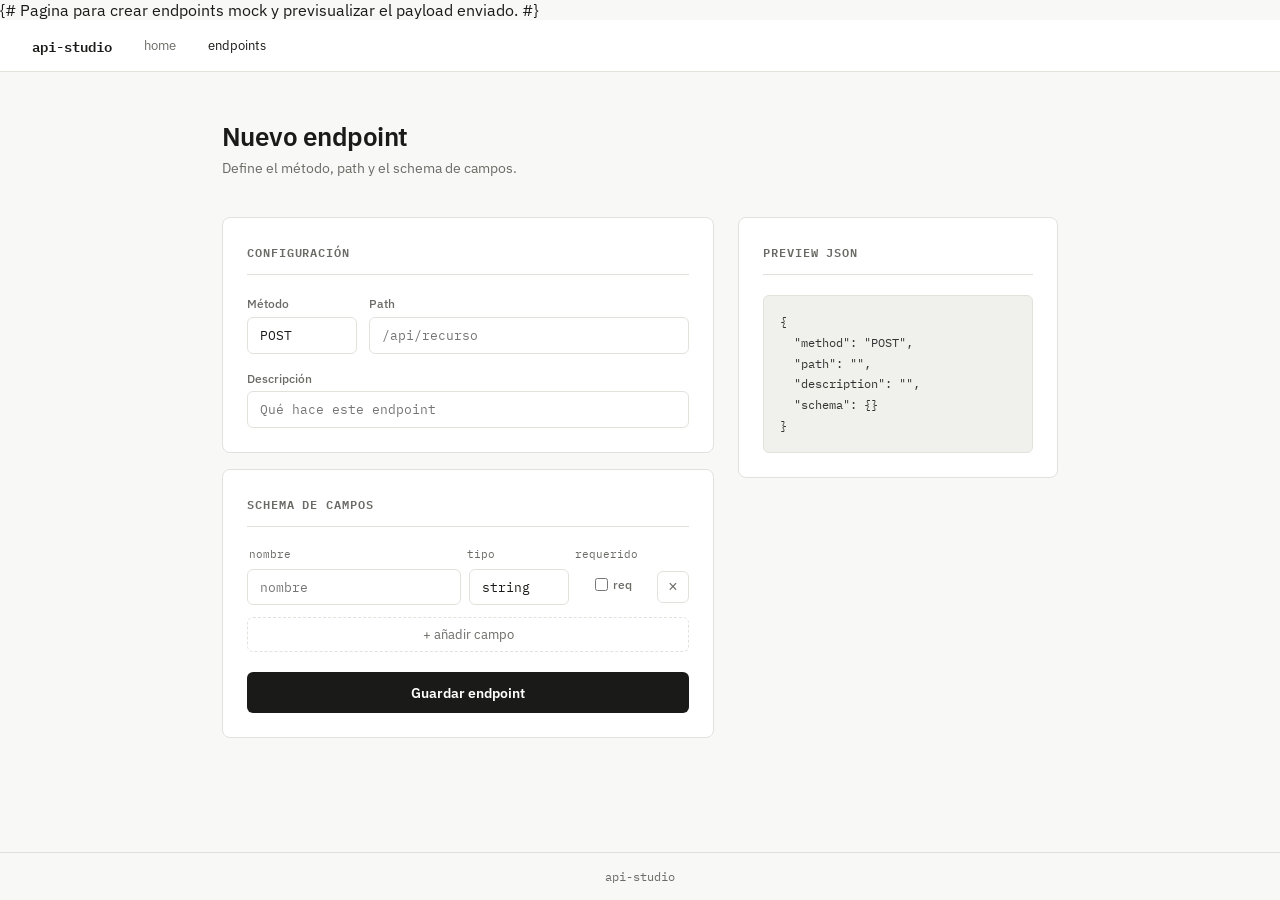
<file: app/ui/templates/create_endpoint_form.html>
{# Pagina para crear endpoints mock y previsualizar el payload enviado. #}
<!DOCTYPE html>
<html lang="es">
<head>
<meta charset="UTF-8"/>
<meta name="viewport" content="width=device-width, initial-scale=1.0"/>
<title>Endpoints — API Studio</title>
<link href="https://fonts.googleapis.com/css2?family=IBM+Plex+Mono:wght@400;600&family=IBM+Plex+Sans:wght@400;500;600&display=swap" rel="stylesheet"/>
<style>
*,*::before,*::after{box-sizing:border-box;margin:0;padding:0}
:root{
  --bg:#f8f8f6;
  --surface:#ffffff;
  --border:#e2e2dd;
  --text:#1a1a18;
  --muted:#6b6b66;
  --tag-bg:#f0f0ec;
  --danger:#c0392b;
  --sans:'IBM Plex Sans',sans-serif;
  --mono:'IBM Plex Mono',monospace;
}
body{background:var(--bg);color:var(--text);font-family:var(--sans);min-height:100vh;display:flex;flex-direction:column}

nav{background:var(--surface);border-bottom:1px solid var(--border);height:52px;display:flex;align-items:center;padding:0 2rem;gap:2rem}
.logo{font-family:var(--mono);font-size:.9rem;font-weight:600;color:var(--text);text-decoration:none}
nav a{font-size:.82rem;color:var(--muted);text-decoration:none;transition:color .15s}
nav a:hover,nav a.active{color:var(--text)}

main{flex:1;max-width:900px;width:100%;margin:0 auto;padding:3rem 2rem}

h1{font-size:1.6rem;font-weight:600;letter-spacing:-.02em;margin-bottom:.4rem}
.page-sub{font-size:.85rem;color:var(--muted);margin-bottom:2.5rem}

.grid{display:grid;grid-template-columns:1fr 320px;gap:1.5rem;align-items:start}
@media(max-width:720px){.grid{grid-template-columns:1fr}}

.card{background:var(--surface);border:1px solid var(--border);border-radius:8px;padding:1.5rem;margin-bottom:1rem}
.card:last-child{margin-bottom:0}
.card-title{font-size:.72rem;font-weight:600;letter-spacing:.08em;text-transform:uppercase;color:var(--muted);margin-bottom:1.25rem;padding-bottom:.75rem;border-bottom:1px solid var(--border);font-family:var(--mono)}

label{display:block;font-size:.78rem;font-weight:500;color:var(--muted);margin-bottom:.35rem}
input,select,textarea{
  width:100%;padding:.55rem .75rem;font-family:var(--mono);font-size:.82rem;
  border:1px solid var(--border);border-radius:6px;background:var(--surface);
  color:var(--text);outline:none;transition:border-color .15s;appearance:none
}
input:focus,select:focus,textarea:focus{border-color:#999}
textarea{resize:vertical;min-height:70px;font-family:var(--sans)}

.field{margin-bottom:1rem}
.field:last-of-type{margin-bottom:0}
.row2{display:grid;grid-template-columns:110px 1fr;gap:.75rem}

/* schema */
.schema-head{display:grid;grid-template-columns:1fr 100px 72px 32px;gap:.5rem;font-size:.7rem;color:var(--muted);margin-bottom:.5rem;padding:0 2px;font-family:var(--mono)}
#schema-rows{display:flex;flex-direction:column;gap:.5rem;margin-bottom:.75rem}
.schema-row{display:grid;grid-template-columns:1fr 100px 72px 32px;gap:.5rem;align-items:center}
.schema-row input,.schema-row select{margin:0}
.req-wrap{display:flex;align-items:center;justify-content:center;gap:5px;font-size:.75rem;color:var(--muted);cursor:pointer;user-select:none}
.req-wrap input{width:auto;cursor:pointer;accent-color:var(--text);appearance:auto}

.btn-del{width:32px;height:32px;border:1px solid var(--border);border-radius:6px;background:none;color:var(--muted);font-size:1rem;cursor:pointer;display:flex;align-items:center;justify-content:center;transition:color .15s,border-color .15s;flex-shrink:0}
.btn-del:hover{color:var(--danger);border-color:var(--danger)}

.btn-add{width:100%;padding:.5rem;border:1px dashed var(--border);border-radius:6px;background:none;font-family:var(--sans);font-size:.8rem;color:var(--muted);cursor:pointer;transition:color .15s,border-color .15s;margin-bottom:1.25rem}
.btn-add:hover{color:var(--text);border-color:#999}

.btn-submit{width:100%;padding:.7rem;background:var(--text);color:#fff;border:none;border-radius:6px;font-family:var(--sans);font-size:.85rem;font-weight:600;cursor:pointer;transition:opacity .15s}
.btn-submit:hover{opacity:.85}
.btn-submit:disabled{opacity:.4;cursor:not-allowed}

/* preview */
.preview-block{background:var(--tag-bg);border:1px solid var(--border);border-radius:6px;padding:1rem;font-family:var(--mono);font-size:.76rem;line-height:1.7;white-space:pre-wrap;word-break:break-all;max-height:380px;overflow-y:auto;color:#333}

#toast{position:fixed;bottom:1.5rem;right:1.5rem;background:var(--surface);border:1px solid var(--border);font-size:.8rem;padding:.65rem 1.1rem;border-radius:6px;display:none;box-shadow:0 2px 8px rgba(0,0,0,.08)}

footer{border-top:1px solid var(--border);padding:1rem 2rem;text-align:center;font-size:.75rem;color:var(--muted);font-family:var(--mono)}
</style>
</head>
<body>

<nav>
  <a href="/" class="logo">api-studio</a>
  <a href="/index.html">home</a>
  <a href="/endpoints.html" class="active">endpoints</a>
</nav>

<main>
  <h1>Nuevo endpoint</h1>
  <p class="page-sub">Define el método, path y el schema de campos.</p>

  <div class="grid">
    <div>
      <!-- endpoint config -->
      <div class="card">
        <p class="card-title">Configuración</p>

        <div class="field row2">
          <div>
            <label>Método</label>
            <select id="ep-method">
              <option>GET</option>
              <option selected>POST</option>
              <option>PUT</option>
              <option>PATCH</option>
              <option>DELETE</option>
            </select>
          </div>
          <div>
            <label>Path</label>
            <input type="text" id="ep-path" placeholder="/api/recurso"/>
          </div>
        </div>

        <div class="field">
          <label>Descripción</label>
          <input type="text" id="ep-desc" placeholder="Qué hace este endpoint"/>
        </div>
      </div>

      <!-- schema -->
      <div class="card">
        <p class="card-title">Schema de campos</p>

        <div class="schema-head">
          <span>nombre</span><span>tipo</span><span>requerido</span><span></span>
        </div>

        <div id="schema-rows"></div>

        <button class="btn-add" id="btn-add">+ añadir campo</button>
        <button class="btn-submit" id="btn-submit">Guardar endpoint</button>
      </div>
    </div>

    <!-- preview -->
    <div style="position:sticky;top:1.5rem">
      <div class="card">
        <p class="card-title">Preview JSON</p>
        <pre class="preview-block" id="preview">{}</pre>
      </div>
    </div>
  </div>
</main>

<footer>api-studio</footer>
<div id="toast"></div>

<script>
const TYPES = ['string','integer','number','boolean','array','object'];
const ENDPOINTS_API_URL = '/endpoint';
let rows = [], uid = 0;

const schemaRows = document.getElementById('schema-rows');
const preview    = document.getElementById('preview');
const epMethod   = document.getElementById('ep-method');
const epPath     = document.getElementById('ep-path');
const epDesc     = document.getElementById('ep-desc');
const btnAdd     = document.getElementById('btn-add');
const btnSubmit  = document.getElementById('btn-submit');
const toast      = document.getElementById('toast');

function renderRows() {
  schemaRows.innerHTML = '';
  rows.forEach(r => {
    const div = document.createElement('div');
    div.className = 'schema-row';
    div.innerHTML = `
      <input type="text" placeholder="nombre" value="${r.name}" data-f="name"/>
      <select data-f="type">${TYPES.map(t=>`<option${t===r.type?' selected':''}>${t}</option>`).join('')}</select>
      <label class="req-wrap"><input type="checkbox" data-f="required"${r.req?' checked':''}/> req</label>
      <button class="btn-del" title="Eliminar">×</button>`;
    div.querySelectorAll('[data-f]').forEach(el=>{
      el.addEventListener('change',()=>sync(r.id,el));
      el.addEventListener('input', ()=>sync(r.id,el));
    });
    div.querySelector('.btn-del').addEventListener('click',()=>{rows=rows.filter(x=>x.id!==r.id);renderRows();updatePreview()});
    schemaRows.appendChild(div);
  });
  updatePreview();
}

function sync(id,el){
  const r=rows.find(x=>x.id===id);if(!r)return;
  if(el.type==='checkbox') r.req=el.checked;
  else r[el.dataset.f]=el.value;
  updatePreview();
}

function payload(){
  const schema={};
  rows.forEach(r=>{if(r.name.trim())schema[r.name.trim()]={type:r.type,required:r.req}});
  return {method:epMethod.value,path:epPath.value,description:epDesc.value,schema};
}

function updatePreview(){preview.textContent=JSON.stringify(payload(),null,2)}

[epMethod,epPath,epDesc].forEach(el=>el.addEventListener('input',updatePreview));
epMethod.addEventListener('change',updatePreview);

btnAdd.addEventListener('click',()=>{
  rows.push({id:uid++,name:'',type:'string',req:false});
  renderRows();
  schemaRows.querySelectorAll('[data-f="name"]').at(-1)?.focus();
});

btnSubmit.addEventListener('click',async()=>{
  const path=epPath.value.trim();
  if(!path){showToast('Path es obligatorio');return}
  btnSubmit.disabled=true;btnSubmit.textContent='Enviando…';
  try{
    const r=await fetch(ENDPOINTS_API_URL,{method:'POST',headers:{'Content-Type':'application/json'},body:JSON.stringify(payload())});
    showToast(r.ok?'Guardado correctamente':`Error ${r.status}`);
  }catch(e){showToast('Error de red: '+e.message)}
  finally{btnSubmit.disabled=false;btnSubmit.textContent='Guardar endpoint'}
});

let t;
function showToast(msg){clearTimeout(t);toast.textContent=msg;toast.style.display='block';t=setTimeout(()=>toast.style.display='none',3000)}

// init
rows.push({id:uid++,name:'',type:'string',req:false});
renderRows();
</script>
</body>
</html>
</file>
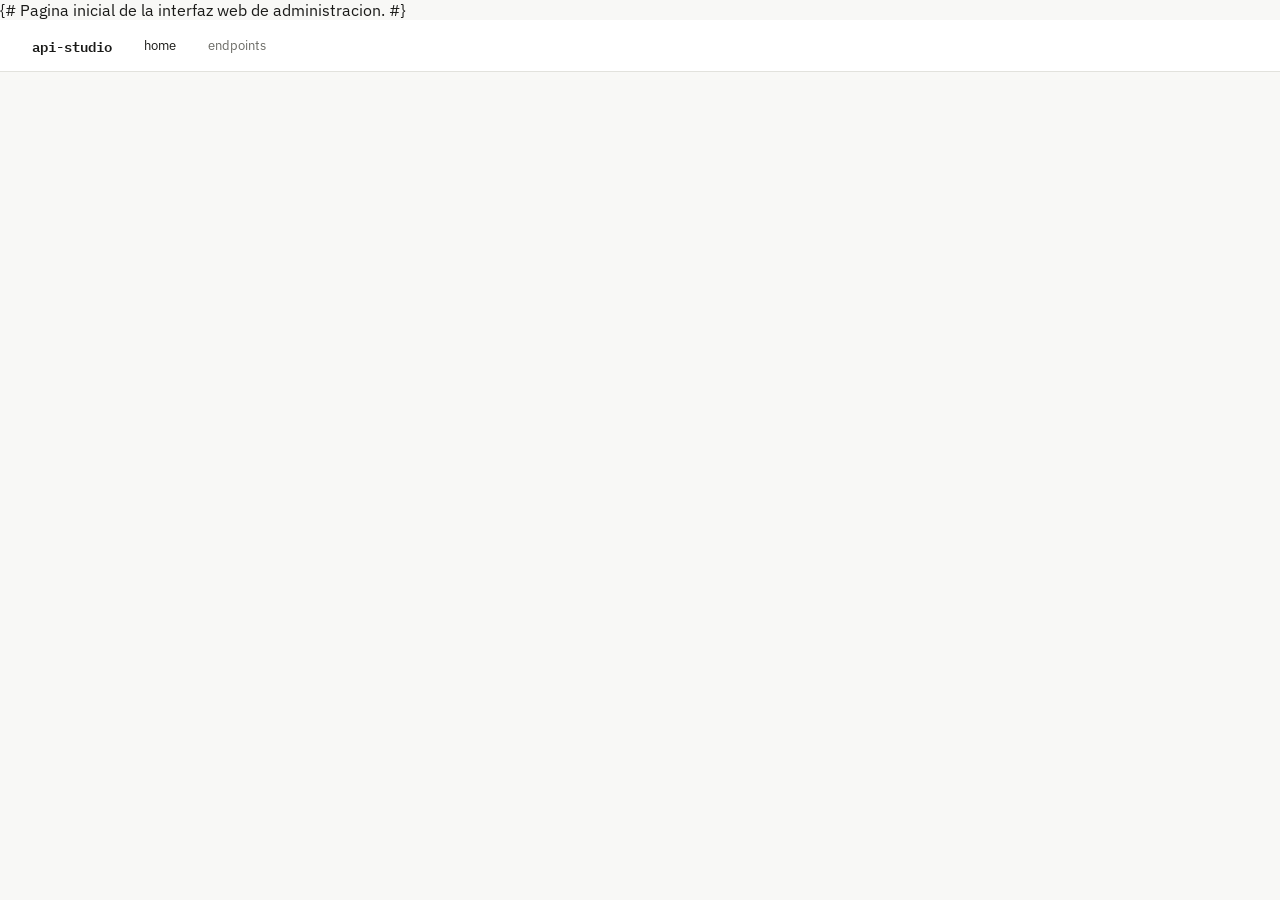
<file: app/ui/templates/home.html>
{# Pagina inicial de la interfaz web de administracion. #}
<!DOCTYPE html>
<html lang="es">
<head>
<meta charset="UTF-8"/>
<meta name="viewport" content="width=device-width, initial-scale=1.0"/>
<title>API Studio</title>
<link href="https://fonts.googleapis.com/css2?family=IBM+Plex+Mono:wght@400;600&family=IBM+Plex+Sans:wght@400;500;600&display=swap" rel="stylesheet"/>
<style>
*,*::before,*::after{box-sizing:border-box;margin:0;padding:0}
:root{
  --bg:#f8f8f6;
  --surface:#ffffff;
  --border:#e2e2dd;
  --text:#1a1a18;
  --muted:#6b6b66;
  --accent:#1a1a18;
  --tag-bg:#f0f0ec;
  --sans:'IBM Plex Sans',sans-serif;
  --mono:'IBM Plex Mono',monospace;
}
body{background:var(--bg);color:var(--text);font-family:var(--sans);min-height:100vh;display:flex;flex-direction:column}

nav{background:var(--surface);border-bottom:1px solid var(--border);height:52px;display:flex;align-items:center;padding:0 2rem;gap:2rem}
.logo{font-family:var(--mono);font-size:.9rem;font-weight:600;color:var(--text);text-decoration:none}
nav a{font-size:.82rem;color:var(--muted);text-decoration:none;transition:color .15s}
nav a:hover,nav a.active{color:var(--text)}

main{flex:1;max-width:900px;width:100%;margin:0 auto;padding:3rem 2rem}

.page-title{font-size:1.6rem;font-weight:600;letter-spacing:-.02em;margin-bottom:.4rem}
.page-sub{font-size:.85rem;color:var(--muted);margin-bottom:2.5rem}

.stats{display:grid;grid-template-columns:repeat(4,1fr);gap:1px;background:var(--border);border:1px solid var(--border);border-radius:8px;overflow:hidden;margin-bottom:2.5rem}
.stat{background:var(--surface);padding:1.25rem 1.5rem}
.stat-n{font-family:var(--mono);font-size:1.8rem;font-weight:600;line-height:1}
.stat-l{font-size:.75rem;color:var(--muted);margin-top:.3rem}

.section-hd{display:flex;align-items:center;justify-content:space-between;margin-bottom:1rem}
.section-hd h2{font-size:.9rem;font-weight:600}
.btn-sm{font-family:var(--sans);font-size:.78rem;padding:.4rem .9rem;border:1px solid var(--border);border-radius:6px;background:var(--surface);color:var(--text);cursor:pointer;text-decoration:none;transition:background .15s}
.btn-sm:hover{background:var(--tag-bg)}

.ep-list{display:flex;flex-direction:column;gap:1px;background:var(--border);border:1px solid var(--border);border-radius:8px;overflow:hidden}
.ep-row{background:var(--surface);display:grid;grid-template-columns:80px 1fr 1fr;align-items:center;padding:.85rem 1.25rem;gap:1rem;transition:background .15s}
.ep-row:hover{background:var(--tag-bg)}
.badge{display:inline-block;font-family:var(--mono);font-size:.68rem;font-weight:600;padding:2px 7px;border-radius:4px;background:var(--tag-bg);color:var(--text);border:1px solid var(--border)}
.ep-path{font-family:var(--mono);font-size:.82rem}
.ep-desc{font-size:.8rem;color:var(--muted);text-align:right}

footer{border-top:1px solid var(--border);padding:1rem 2rem;text-align:center;font-size:.75rem;color:var(--muted);font-family:var(--mono)}
</style>
</head>
<body>

<nav>
  <a href="/" class="logo">api-studio</a>
  <a href="/" class="active">home</a>
  <a href="create_endpoint_form">endpoints</a>
</nav>

</body>
</html>
</file>
